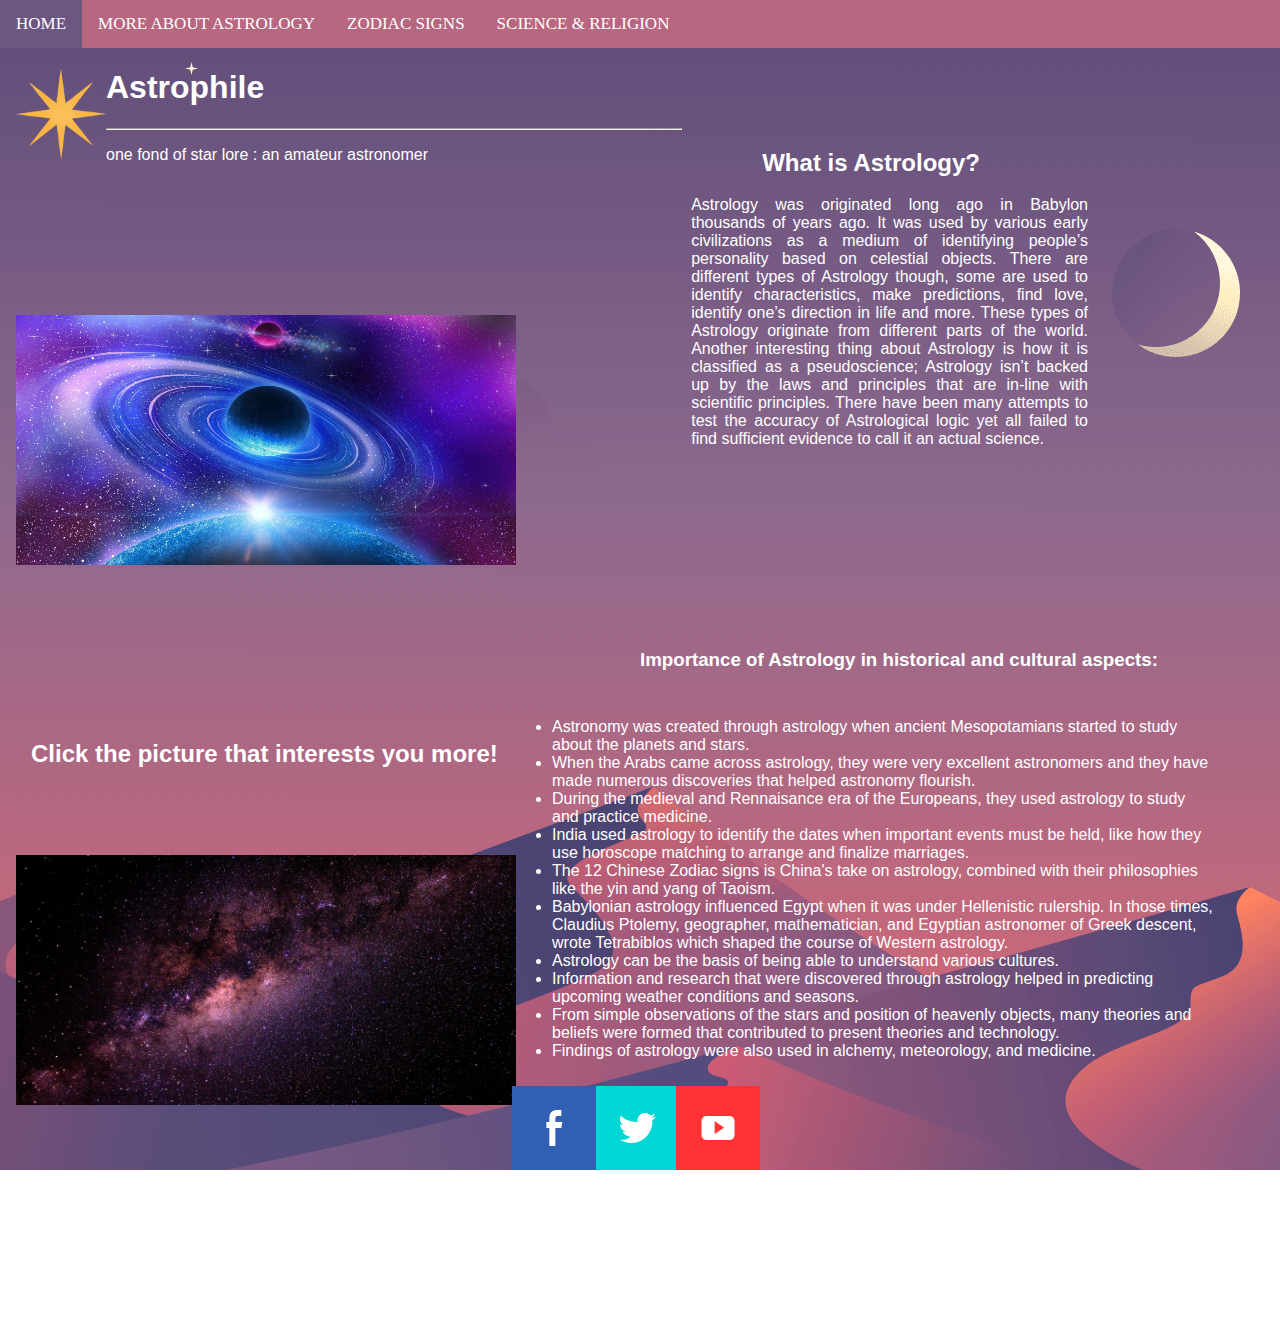
<file: index.html>
<DOCTYPE html>
<html>
	<head>
		<title>🌌 Astrophile</title>

		
		<meta charset="UTF-8">
		<meta name="author" content="Nichelle Privandos">
		<meta name="keywords" content="HTML">
		<meta name="revised" content="11-05-2021"> 

		<link rel="icon" href="icon.png" type="image/gif">
		<meta name="viewport" content="width=device-width, initial-scale=1">
			<style>
		body {
			margin: 0;
			font-family: Arial, Helvetica, sans-serif;
			color: white;
			background-image: url("images/bg.png");
			background-repeat: no-repeat;
			background-position: center;
		}
		.topnav {
			overflow: hidden;
			background-color:#b76880;
		}

		.topnav a {
			float: left;
			color: white;
			text-align: center;
			padding: 14px 16px;
			text-decoration: none;
			font-size: 17px;
		}
		.topnav a:hover {
			background-color:white;
			color:black;
		}

		.topnav a.active {
			background-color:#6d5680;
			color:white;
		}
		ul {
			position:absolute;
			top:78%;
			left:40%;
			right:5%;
		}
		#p1 {
			position: absolute;
			top: 145%;
			left: 6%;
		}
		#navlist {
			position: absolute;
			margin-top: 30%;
			margin-bottom: 50px;
		}
		#navlist li {
			margin: 0px;
			padding: 0px;
			list-style: none;
			position: absolute;
		}
		#navlist li, #navlist a {
			height: 84px;
			display: block;
		}
		#fb {
			left: 0px;
			width: 84px;
			background: url('images/aindsi.png') 0 -84px;
		}
		#twt {
			left: 84px;
			width: 84px;
			background: url('images/aindsi.png') -672px -84px;
		}
		#yt {
			left: 164px;
			width: 84px;
			background: url('images/aindsi.png') -840px -84px;
		}
		#fb:hover {
			left: 0px;
			width: 84px;
			background: url('images/aindsi.png') 0 -168px;
		}
		#twt:hover {
			left: 84px;
			width: 84px;
			background: url('images/aindsi.png') -672px -168px;
		}
		#yt:hover {
			left: 164px;
			width: 84px;
			background: url('images/aindsi.png') -840px -168px;
		}
		</style>
		</head>
	<body>
		<div class="topnav" style="font-family:Tahoma">
			<a class="active" href="index.html">HOME</a>
			<a href="Webpage1.html">MORE ABOUT ASTROLOGY</a>
			<a href="Webpage2.html">ZODIAC SIGNS</a>
			<a href="Webpage3.html">SCIENCE & RELIGION</a>
		</div>

		<div style="padding-left:16px; font-family:Arial">
			<h2 style='float:right; padding-right:220px; margin:80px'>What is Astrology?<h2>
			<img style='float:left' src="images/Star.png" alt="Star" width=90px height=90px>
			<h1>Astrophile</h1>
			<hr align="left">
			<p>one fond of star lore : an amateur astronomer</p>
			<p align="justify" style='position:absolute; left: 54%; right: 15%'>Astrology was originated long ago in Babylon thousands of years ago. It was used by various early civilizations as a medium of identifying people’s personality based on celestial objects. There are different types of Astrology though, some are used to identify characteristics, make predictions, find love, identify one’s direction in life and more. These types of Astrology originate from different parts of the world. Another interesting thing about Astrology is how it is classified as a pseudoscience; Astrology isn’t backed up by the laws and principles that are in-line with scientific principles. There have been many attempts to test the accuracy of Astrological logic yet all failed to find sufficient evidence to call it an actual science.</p>
			<a href="http://solarsystem.appzend.net/">
				<img style='position: absolute; top: 35%' src="images/planez.png" width=500px height=250px alt="Planets">			
			</a>
			<h2 style="padding-left:15px; position:absolute; top: 80%">Click the picture that interests you more! </h2>
			<a href="https://stars.chromeexperiments.com/">
				<img style='position: absolute; top: 95%' src="images/stors.png" width=500px height=250px alt="Stars">
			</a>
			<h3 style='position:absolute; top: 70%; left: 50%'> Importance of Astrology in historical and cultural aspects:</h3>
			<ul>
				<li>Astronomy was created through astrology when ancient Mesopotamians started to study about the planets and stars.</li>
				<li>When the Arabs came across astrology, they were very excellent astronomers and they have made numerous discoveries that helped astronomy flourish.</li>
				<li>During the medieval and Rennaisance era of the Europeans, they used astrology to study and practice medicine.</li>
				<li>India used astrology to identify the dates when important events must be held, like how they use horoscope matching to arrange and finalize marriages.</li>
				<li>The 12 Chinese Zodiac signs is China's take on astrology, combined with their philosophies like the yin and yang of Taoism. </li>
				<li>Babylonian astrology influenced Egypt when it was under Hellenistic rulership. In those times, Claudius Ptolemy, geographer, mathematician, and Egyptian astronomer of Greek descent, wrote Tetrabiblos which shaped the course of Western astrology.</li>
				<li>Astrology can be the basis of being able to understand various cultures.</li>
				<li>Information and research that were discovered through astrology helped in predicting upcoming weather conditions and seasons.</li>
				<li>From simple observations of the stars and position of heavenly objects, many theories and beliefs were formed that contributed to present theories and technology.</li>
				<li style="margin-bottom: 40px">Findings of astrology were also used in alchemy, meteorology, and medicine.</li>
			</ul>
			<br>
		</div>
		<p id="p1"><b> *ੈ✩‧₊˚ Social Media links of Divine Practicionersˏˋ°•*⁀➷</b></p>
		<ul id="navlist">
			<li id="fb"><a href="https://www.facebook.com/astrologypodcast"></a></li>
			<li id="twt"><a href="https://twitter.com/lavendaire"></a></li>
			<li id="yt"><a href="https://www.youtube.com/c/StargirlthePracticalWitch"></a></li>
		</ul>
	</body>
</html>
</file>
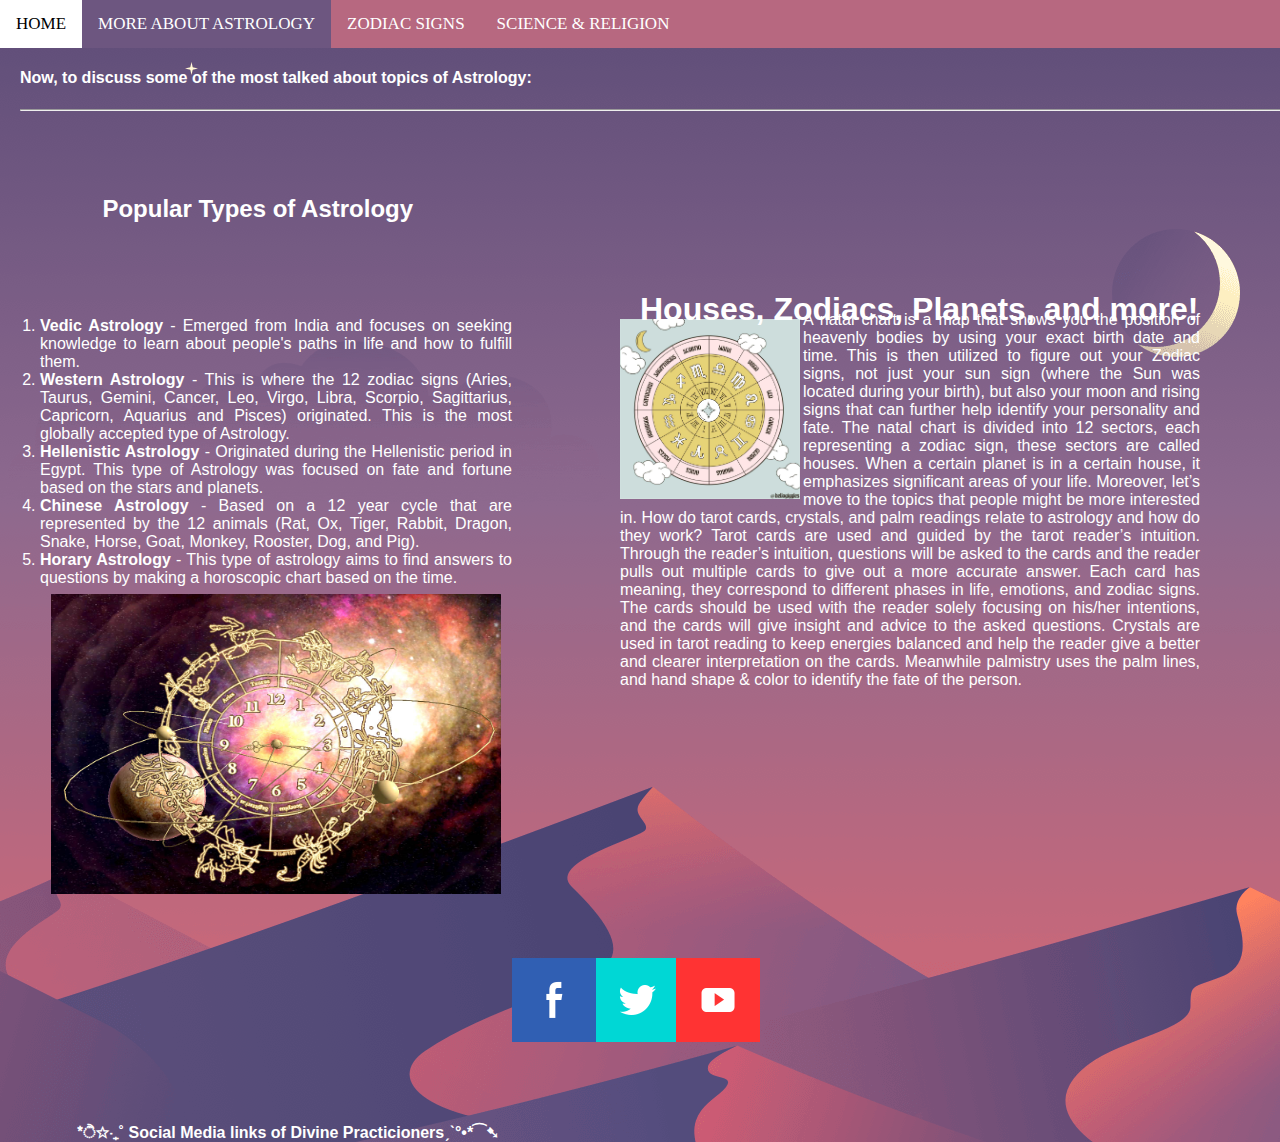
<file: Webpage1.html>
<DOCTYPE html>
<html>
	<head>
		<title>🌌 Astrophile</title>

		
		<meta charset="UTF-8">
		<meta name="author" content="Nichelle Privandos">
		<meta name="keywords" content="HTML">
		<meta name="revised" content="11-05-2021"> 

		<link rel="icon" href="icon.png" type="image/gif">
		<meta name="viewport" content="width=device-width, initial-scale=1">
		<style>
		body {
			margin: 0;
			font-family: Arial, Helvetica, sans-serif;
			color: white;
			background-image: url("images/bg.png");
			background-repeat: no-repeat;
			background-position: center;
		}
		.topnav {
			overflow: hidden;
			background-color:#b76880;
		}

		.topnav a {
			float: left;
			color: white;
			text-align: center;
			padding: 14px 16px;
			text-decoration: none;
			font-size: 17px;
		}
		.topnav a:hover {
			background-color:white;
			color:black;
		}

		.topnav a.active {
			background-color:#6d5680;
			color:white;
		}
		ul {
			position:absolute;
			top:78%;
			left:40%;
			right:5%;
		}
		#p1 {
			position: absolute;
			top: 123%;
			left: 6%;
		}
		#navlist {
			position: absolute;
			margin-top: 20%;
			margin-bottom: 50px;
		}
		#navlist li {
			margin: 0px;
			padding: 0px;
			list-style: none;
			position: absolute;
		}
		#navlist li, #navlist a {
			height: 84px;
			display: block;
		}
		#fb {
			left: 0px;
			width: 84px;
			background: url('images/aindsi.png') 0 -84px;
		}
		#twt {
			left: 84px;
			width: 84px;
			background: url('images/aindsi.png') -672px -84px;
		}
		#yt {
			left: 164px;
			width: 84px;
			background: url('images/aindsi.png') -840px -84px;
		}
		#fb:hover {
			left: 0px;
			width: 84px;
			background: url('images/aindsi.png') 0 -168px;
		}
		#twt:hover {
			left: 84px;
			width: 84px;
			background: url('images/aindsi.png') -672px -168px;
		}
		#yt:hover {
			left: 164px;
			width: 84px;
			background: url('images/aindsi.png') -840px -168px;
		}
		</style>
		</head>
	<body>

		<div class="topnav" style="font-family:Tahoma">
			<a href="index.html">HOME</a>
			<a class="active" href="Webpage1.html">MORE ABOUT ASTROLOGY</a>
			<a href="Webpage2.html">ZODIAC SIGNS</a>
			<a href="Webpage3.html">SCIENCE & RELIGION</a>
		</div>
		
		<div style="padding-left:20px; font-family:Arial">
			<h4>Now, to discuss some of the most talked about topics of Astrology:</h4>
			<hr align="left" width=1300px>
			<h2 style="position:absolute; left:8%; bottom:73%">Popular Types of Astrology</h2>
			<ol align="justify" style="position:absolute; right:60%; bottom:33%">
				<li><b>Vedic Astrology</b> - Emerged from India and focuses on seeking knowledge to learn about people's paths in life and how to fulfill them.</li>
				<li><b>Western Astrology</b> - This is where the 12 zodiac signs (Aries, Taurus, Gemini, Cancer, Leo, Virgo, Libra, Scorpio, Sagittarius, Capricorn, Aquarius and Pisces) originated. This is the most globally accepted type of Astrology.</li>
				<li><b>Hellenistic Astrology</b> - Originated during the Hellenistic period in Egypt. This type of Astrology was focused on fate and fortune based on the stars and planets.</li>
				<li><b>Chinese Astrology</b> - Based on a 12 year cycle that are represented by the 12 animals (Rat, Ox, Tiger, Rabbit, Dragon, Snake, Horse, Goat, Monkey, Rooster, Dog, and Pig).</li>
				<li><b>Horary Astrology</b> - This type of astrology aims to find answers to questions by making a horoscopic chart based on the time.</li>
			</ol>
			<img style='position: absolute; left: 4%; top:66%' src="images/astrology.png" width=450px height=300px alt="Astrology">
			<h1 style='position:absolute; top: 30%; left: 50%'>Houses, Zodiacs, Planets, and more!</h1>
			<img align="left" style="margin-top:200px; margin-left:600px;" src="images/natal-chart.png" width=180px height=180px alt="Natal chart">
			<p align="justify" style="margin-top:200px; margin-left:600px; margin-right:80px; margin-bottom: 120px">A natal chart is a map that shows you the position of heavenly bodies by using your exact birth date and time. This is then utilized to figure out your Zodiac signs, not just your sun sign (where the Sun was located during your birth), but also your moon and rising signs that can further help identify your personality and fate. The natal chart is divided into 12 sectors, each representing a zodiac sign, these sectors are called houses. When a certain planet is in a certain house, it emphasizes significant areas of your life. Moreover, let’s move to the topics that people might be more interested in. How do tarot cards, crystals, and palm readings relate to astrology and how do they work? Tarot cards are used and guided by the tarot reader’s intuition. Through the reader’s intuition, questions will be asked to the cards and the reader pulls out multiple cards to give out a more accurate answer. Each card has meaning, they correspond to different phases in life, emotions, and zodiac signs. The cards should be used with the reader solely focusing on his/her intentions, and the cards will give insight and advice to the asked questions. Crystals are used in tarot reading to keep energies balanced and help the reader give a better and clearer interpretation on the cards. Meanwhile palmistry uses the palm lines, and hand shape & color to identify the fate of the person.</p>
		</div>
		<p id="p1"><b> *ੈ✩‧₊˚ Social Media links of Divine Practicionersˏˋ°•*⁀➷</b></p>
		<ul id="navlist">
			<li id="fb"><a href="https://www.facebook.com/astrologypodcast"></a></li>
			<li id="twt"><a href="https://twitter.com/lavendaire"></a></li>
			<li id="yt"><a href="https://www.youtube.com/c/StargirlthePracticalWitch"></a></li>
		</ul>
	</body>
</html>
</file>
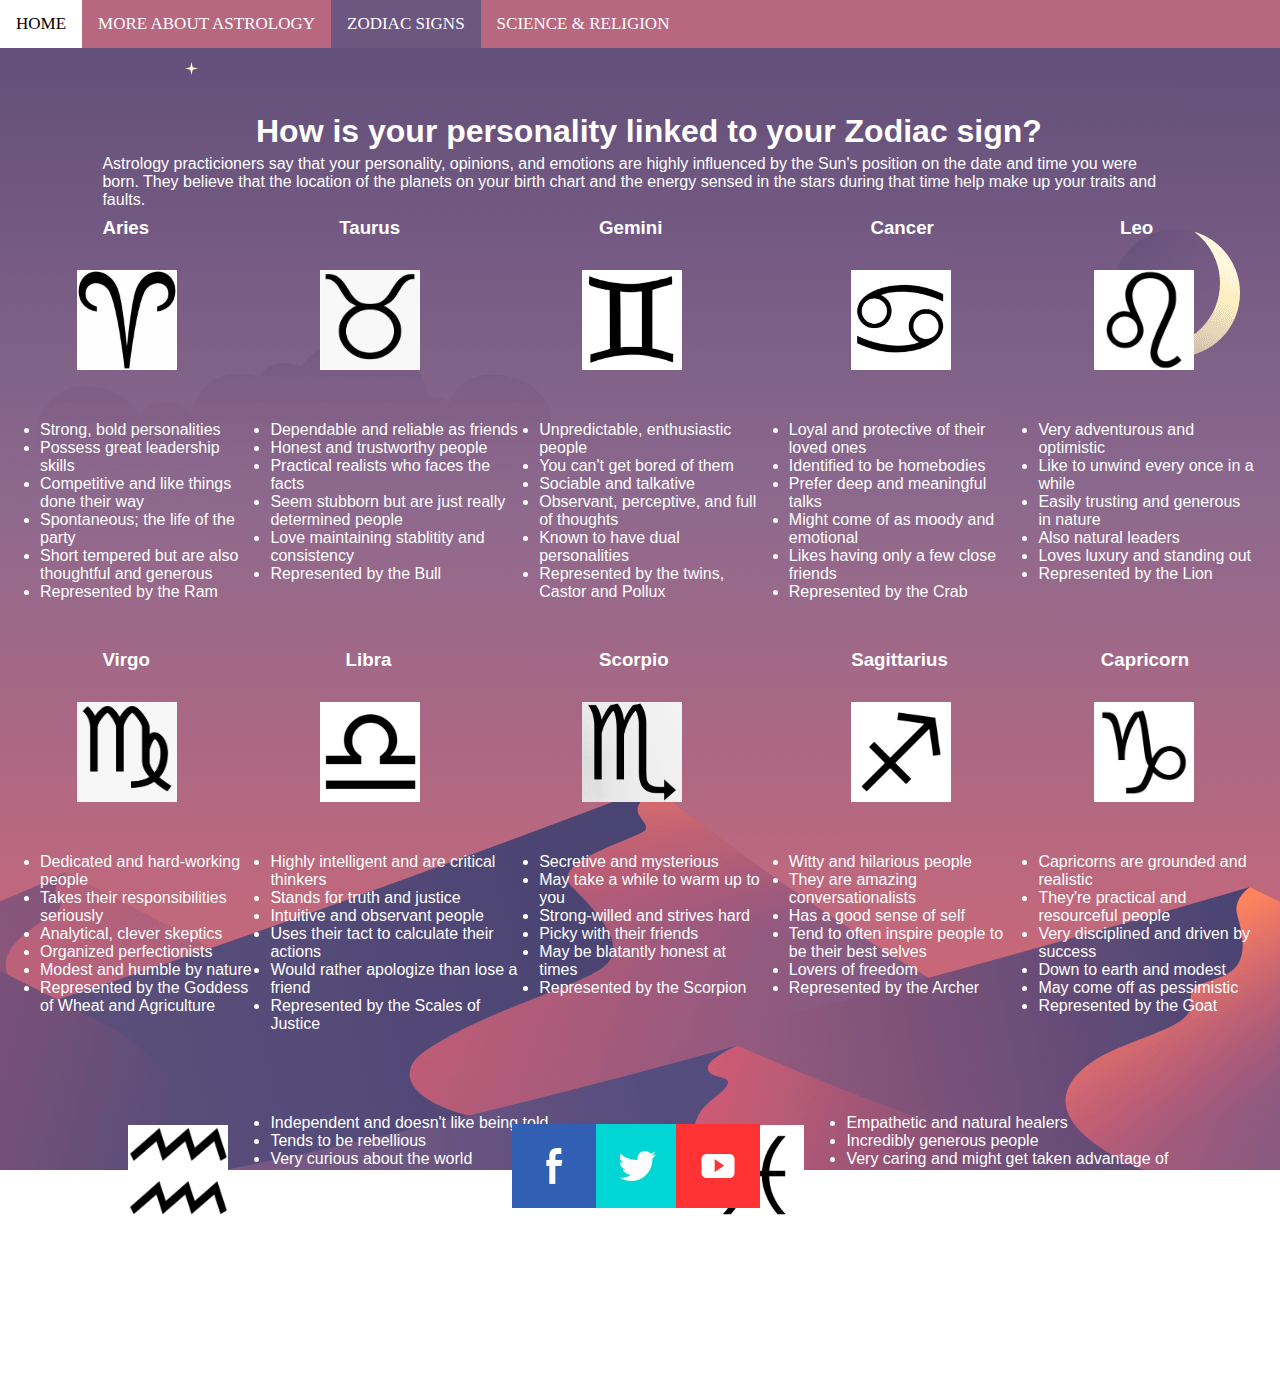
<file: Webpage2.html>
<DOCTYPE html>
<html>
<link rel="stylesheet" type="text/css" href="W2ES.css">
	<head>
	<link rel="stylesheet" type="text/css" href="W2ES.css">
		<title>🌌 Astrophile</title>

		
		<meta charset="UTF-8">
		<meta name="author" content="Nichelle Privandos">
		<meta name="keywords" content="HTML">
		<meta name="revised" content="11-05-2021"> 

		<link rel="icon" href="icon.png" type="image/gif">
		<meta name="viewport" content="width=device-width, initial-scale=1">
		</head>
	<body>
	<link rel="stylesheet" type="text/css" href="W2ES.css">
		<div class="topnav" id="div1">
			<a href="index.html">HOME</a>
			<a href="Webpage1.html">MORE ABOUT ASTROLOGY</a>
			<a class="active" href="Webpage2.html">ZODIAC SIGNS</a>
			<a href="Webpage3.html">SCIENCE & RELIGION</a>
		</div>
		<div id="div2">
			<h1 id="h1a">How is your personality linked to your Zodiac sign?</h1>
			<p>Astrology practicioners say that your personality, opinions, and emotions are highly influenced by the Sun's position on the date and time you were born. They believe that the location of the planets on your birth chart and the energy sensed in the stars during that time help make up your traits and faults.</p>
			<h3 id="h3a">Aries</h3>
			<img id="img1" src="images/aries.png" width=100px height=100px alt="Aries">
			<ul id="ul1">
				<li>Strong, bold personalities</li>
				<li>Possess great leadership skills</li>
				<li>Competitive and like things done their way</li>
				<li>Spontaneous; the life of the party</li>
				<li>Short tempered but are also thoughtful and generous</li>
				<li>Represented by the Ram</li>
			</ul>
			<h3 id="h3b">Taurus</h3>
			<img id="img2" src="images/taurus.png" width=100px height=100px alt="Taurus">
			<ul id="ul2">
				<li>Dependable and reliable as friends</li>
				<li>Honest and trustworthy people</li>
				<li>Practical realists who faces the facts</li>
				<li>Seem stubborn but are just really determined people</li>
				<li>Love maintaining stablitity and consistency</li>
				<li>Represented by the Bull</li>
			</ul>
			<h3 id="h3c">Gemini</h3>
			<img id="img3" src="images/gemini.png" width=100px height=100px alt="Gemini">
			<ul id="ul3">
				<li>Unpredictable, enthusiastic people</li>
				<li>You can't get bored of them</li>
				<li>Sociable and talkative</li>
				<li>Observant, perceptive, and full of thoughts</li>
				<li>Known to have dual personalities</li>
				<li>Represented by the twins, Castor and Pollux</li>
			</ul>
			<h3 id="h3d">Cancer</h3>
			<img id="img4" src="images/cancer.png" width=100px height=100px alt="Cancer">
			<ul id="ul4">
				<li>Loyal and protective of their loved ones</li>
				<li>Identified to be homebodies</li>
				<li>Prefer deep and meaningful talks</li>
				<li>Might come of as moody and emotional</li>
				<li>Likes having only a few close friends</li>
				<li>Represented by the Crab</li>
			</ul>
			<h3 id="h3e">Leo</h3>
			<img id="img5" src="images/leo.png" width=100px height=100px alt="Leo">
			<ul id="ul5">
				<li>Very adventurous and optimistic</li>
				<li>Like to unwind every once in a while</li>
				<li>Easily trusting and generous in nature</li>
				<li>Also natural leaders</li>
				<li>Loves luxury and standing out</li>
				<li>Represented by the Lion</li>
			</ul>
			<h3 id="h3f">Virgo</h3>
			<img id="img6" src="images/virgo.png" width=100px height=100px alt="Virgo">
			<ul id="ul6">
				<li>Dedicated and hard-working people</li>
				<li>Takes their responsibilities seriously</li>
				<li>Analytical, clever skeptics</li>
				<li>Organized perfectionists</li>
				<li>Modest and humble by nature</li>
				<li>Represented by the Goddess of Wheat and Agriculture</li>
			</ul>
			<h3 id="h3g">Libra</h3>
			<img id="img7" src="images/libra.png" width=100px height=100px alt="Libra">
			<ul id="ul7">
				<li>Highly intelligent and are critical thinkers</li>
				<li>Stands for truth and justice</li>
				<li>Intuitive and observant people</li>
				<li>Uses their tact to calculate their actions</li>
				<li>Would rather apologize than lose a friend</li>
				<li>Represented by the Scales of Justice</li>
			</ul>
			<h3 id="h3h">Scorpio</h3>
			<img id="img8" src="images/scorpio.png" width=100px height=100px alt="Scorpio">
			<ul id="ul8">
				<li>Secretive and mysterious</li>
				<li>May take a while to warm up to you</li>
				<li>Strong-willed and strives hard</li>
				<li>Picky with their friends</li>
				<li>May be blatantly honest at times</li>
				<li>Represented by the Scorpion</li>
			</ul>
			<h3 id="h3i">Sagittarius</h3>
			<img id="img9" src="images/sagittarius.png" width=100px height=100px alt="Sagittarius">
			<ul id="ul9">
				<li>Witty and hilarious people</li>
				<li>They are amazing conversationalists</li>
				<li>Has a good sense of self</li>
				<li>Tend to often inspire people to be their best selves</li>
				<li>Lovers of freedom</li>
				<li>Represented by the Archer</li>
			</ul>
			<h3 id="h3j">Capricorn</h3>
			<img id="img10" src="images/capricorn.png" width=100px height=100px alt="Capricorn">
			<ul id="ul10">
				<li>Capricorns are grounded and realistic</li>
				<li>They're practical and resourceful people</li>
				<li>Very disciplined and driven by success</li>
				<li>Down to earth and modest</li>
				<li>May come off as pessimistic</li>
				<li>Represented by the Goat</li>
			</ul>
			<h3 id="h3k">Aquarius</h3>
			<img id="img11" src="images/aquarius.png" width=100px height=100px alt="Aquarius">
			<ul id="ul11">
				<li>Independent and doesn't like being told</li>
				<li>Tends to be rebellious</li>
				<li>Very curious about the world</li>
				<li>Prefers living a simple life</li>
				<li>Enjoys quality alone time</li>
				<li id="li">Represented by the Water Bearer</li>
			</ul>
			<h3 id="h3l">Pisces</h3>
			<img id="img12" src="images/pisces.png" width=100px height=100px alt="Pisces">
			<ul id="ul12">
				<li>Empathetic and natural healers</li>
				<li>Incredibly generous people</li>
				<li>Very caring and might get taken advantage of</li>
				<li>May be laid back and act lazy often</li>
				<li>Can express strong creativity</li>
				<li id="li">Represented by a pair Fish</li>
			</ul>
			</div>
			<p id="p1"><b> *ੈ✩‧₊˚ Social Media links of Divine Practicionersˏˋ°•*⁀➷</b></p>
			<ul id="navlist">
				<li id="fb"><a href="https://www.facebook.com/astrologypodcast"></a></li>
				<li id="twt"><a href="https://twitter.com/lavendaire"></a></li>
				<li id="yt"><a href="https://www.youtube.com/c/StargirlthePracticalWitch"></a></li>
			</ul>
	</body>
</html>
</file>
<file: W2ES.css>
body {
margin: 0;
font-family: Arial, Helvetica, sans-serif;
color: white;
background-image: url("images/bg.png");
background-repeat: no-repeat;
background-position: center;
}
p {
position: absolute;
bottom:75%;
right:8%;
left:8%;
}
ul {
position:absolute;
top:78%;
left:40%;
right:5%;
}
.topnav {
overflow: hidden;
background-color:#b76880;
}

.topnav a {
float: left;
color: white;
text-align: center;
padding: 14px 16px;
text-decoration: none;
font-size: 17px;
}
.topnav a:hover {
background-color:white;
color:black;
}
.topnav a.active {
background-color:#6d5680;
color:white;
}
#p1 {
position: absolute;
top: 151%;
left: 6%;
}
#h1a {
position: absolute;
left: 20%;
bottom: 81%;
}
#h3a {
position:absolute;
left:8%;
top:22%;
}
#h3b {
position:absolute;
left: 26.5%;
top:22%;
}
#h3c {
position:absolute;
left: 46.8%;
top:22%;
}
#h3d {
position:absolute;
left:68%;
top:22%;
}
#h3e {
position:absolute;
left:87.5%;
top:22%;
}
#h3f {
position:absolute;
left:8%;
top:70%;
}
#h3g {
position:absolute;
top:70%;
left:27%;
}
#h3h {
position:absolute;
top:70%;
left:46.8%;
}
#h3i {
position:absolute;
top:70%;
left:66.5%;
}
#h3j {
position:absolute;
top:70%;
left:86%;
}
#h3k {
position:absolute;
top:128%;
left:2%;
}
#h3l {
position:absolute;
top:128%;
left:49%;
}
#div1 {
font-family:Tahoma;
}
#div2 {
padding-left:20px;
font-family:Arial;
}
#img1 {
position: absolute;
top:30%;
left:6%;
}
#img2 {
position: absolute;
top:30%;
left:25%;
}
#img3 {
position: absolute;
top:30%;
left:45.5%;
}
#img4 {
position: absolute;
top:30%;
left:66.5%;
}
#img5 {
position: absolute;
top:30%;
left:85.5%;
}
#img6 {
position: absolute;
top:78%;
left:6%;
}
#img7 {
position: absolute;
top:78%;
left:25%;
}
#img8 {
position: absolute;
top:78%;
left:45.5%;
}
#img9 {
position: absolute;
top:78%;
left:66.5%;
}
#img10 {
position: absolute;
top:78%;
left:85.5%;
}
#img11 {
position: absolute;
top:125%;
left:10%;
}
#img12 {
position: absolute;
top:125%;
left:55%;
}
ul {
align="left";
position:absolute;
}
#ul1 {
left:0%;
top:45%;
right:80%;
}
#ul2 {
left:18%;
top:45%;
right:59%;
}
#ul3 {
left:39%;
top:45%;
right:40.5%;
}
#ul4 {
left:58.5%;
top:45%;
right:21%;
}
#ul5 {
left:78%;
top:45%;
right:2%;
}
#ul6 {
left:0%;
top:93%;
right:80%;
}
#ul7 {
left:18%;
top:93%;
right:59%;
}
#ul8 {
left:39%;
top:93%;
right:40.5%;
}
#ul9 {
left:58.5%;
top:93%;
right:21%;
}
#ul10 {
left:78%;
top:93%;
right:2%;
}
#ul11 {
left:18%;
top:122%;
}
#ul12 {
left:63%;
top:122%;
}
#li {
margin-bottom: 50px;
}
#navlist {
position: absolute;
margin-top: 33%;
margin-bottom: 50px;
}
#navlist li {
margin: 0px;
padding: 0px;
list-style: none;
position: absolute;
}
#navlist li, #navlist a {
height: 84px;
display: block;
}
#fb {
left: 0px;
width: 84px;
background: url('images/aindsi.png') 0 -84px;
}
#twt {
left: 84px;
width: 84px;
background: url('images/aindsi.png') -672px -84px;
}
#yt {
left: 164px;
width: 84px;
background: url('images/aindsi.png') -840px -84px;
}
#fb:hover {
left: 0px;
width: 84px;
background: url('images/aindsi.png') 0 -168px;
}
#twt:hover {
left: 84px;
width: 84px;
background: url('images/aindsi.png') -672px -168px;
}
#yt:hover {
left: 164px;
width: 84px;
background: url('images/aindsi.png') -840px -168px;
}
</file>
